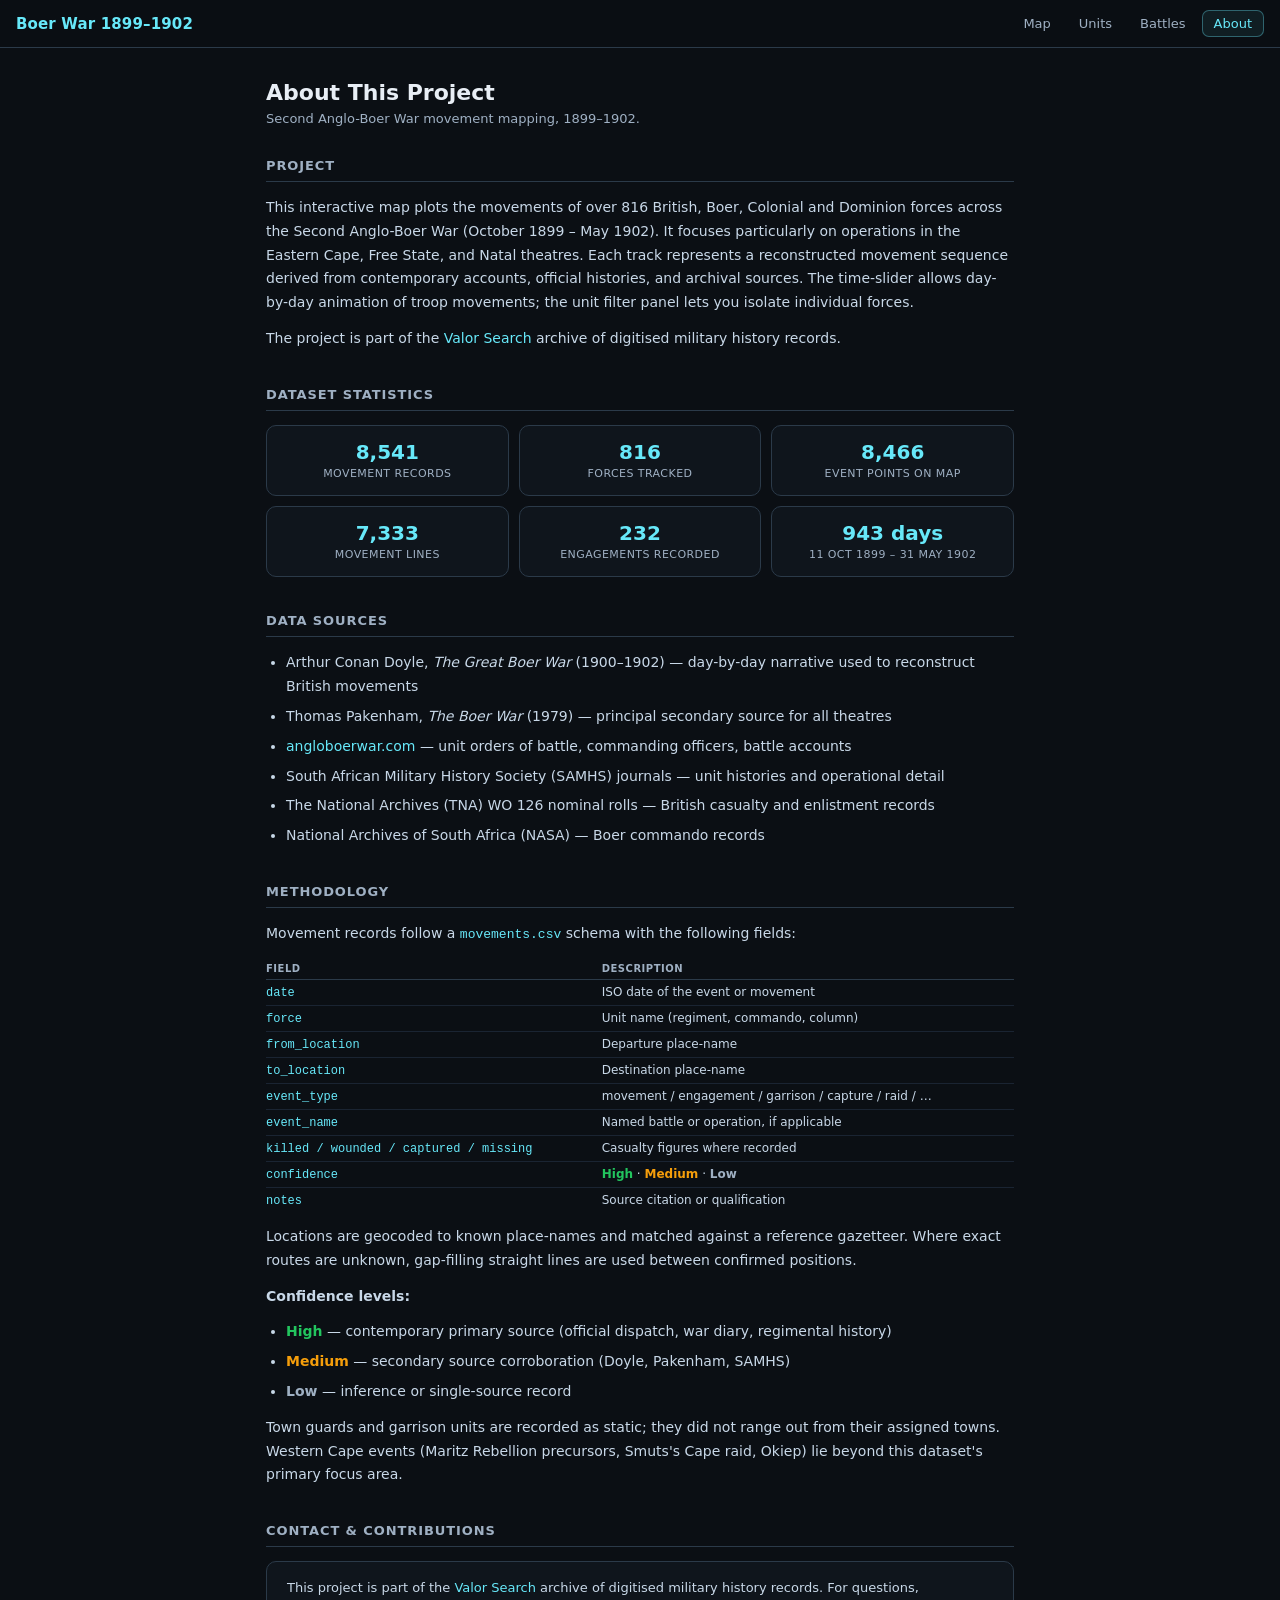
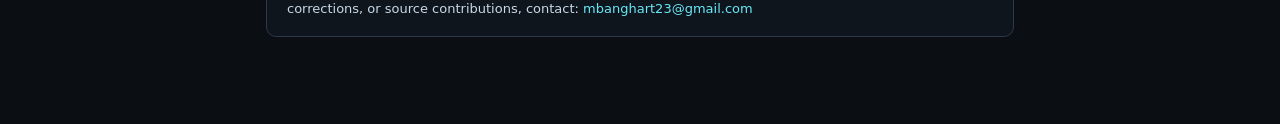
<file: docs/about.html>
<!DOCTYPE html>
<html lang="en">
<head>
<meta charset="utf-8" />
<meta name="viewport" content="width=device-width, initial-scale=1" />
<title>About — Boer War 1899–1902</title>
<link rel="stylesheet" href="_nav.css" />
<style>
*, *::before, *::after { box-sizing: border-box; }
html, body {
  margin: 0;
  background: #0b0f14;
  color: #e8eef5;
  font-family: system-ui,-apple-system,sans-serif;
  min-height: 100%;
}
body { padding-top: 48px; }

.page { max-width: 780px; margin: 0 auto; padding: 32px 16px 60px; }

h1 { font-size: 22px; margin: 0 0 6px; }
.subtitle { font-size: 13px; color: #9fb0c3; margin: 0 0 32px; }

/* Section */
.section {
  margin-bottom: 36px;
}
.section h2 {
  font-size: 13px;
  font-weight: 700;
  text-transform: uppercase;
  letter-spacing: .07em;
  color: #9fb0c3;
  margin: 0 0 14px;
  padding-bottom: 8px;
  border-bottom: 1px solid #2b3a49;
}
.section p, .section li {
  font-size: 14px;
  color: #c8d8e8;
  line-height: 1.7;
  margin: 0 0 12px;
}
.section ul {
  padding-left: 20px;
  margin: 0 0 12px;
}
.section li { margin-bottom: 6px; }
.section em { font-style: italic; }
.section a { color: #67e8f9; text-decoration: none; }
.section a:hover { text-decoration: underline; }

/* Stats grid */
.stats-grid {
  display: grid;
  grid-template-columns: repeat(3, 1fr);
  gap: 10px;
  margin-top: 4px;
}
@media (max-width: 560px) { .stats-grid { grid-template-columns: repeat(2, 1fr); } }

.stat-box {
  background: rgba(16,22,30,.93);
  border: 1px solid #2b3a49;
  border-radius: 10px;
  padding: 14px 16px;
  text-align: center;
}
.stat-box .val {
  font-size: 20px;
  font-weight: 700;
  color: #67e8f9;
  display: block;
}
.stat-box .lbl {
  font-size: 11px;
  color: #9fb0c3;
  text-transform: uppercase;
  letter-spacing: .04em;
  margin-top: 3px;
  display: block;
  line-height: 1.3;
}

/* Methodology schema */
.schema-table {
  width: 100%;
  border-collapse: collapse;
  font-size: 12px;
  margin: 12px 0;
}
.schema-table th {
  text-align: left;
  font-size: 10px;
  text-transform: uppercase;
  letter-spacing: .05em;
  color: #9fb0c3;
  font-weight: 600;
  padding: 5px 12px 5px 0;
  border-bottom: 1px solid #2b3a49;
}
.schema-table td {
  padding: 5px 12px 5px 0;
  border-bottom: 1px solid #1a2432;
  vertical-align: top;
  color: #c8d8e8;
}
.schema-table tr:last-child td { border-bottom: none; }
.field-name { color: #67e8f9; font-family: monospace; font-size: 12px; }
.conf-high   { color: #22c55e; font-weight: 600; }
.conf-medium { color: #f59e0b; font-weight: 600; }
.conf-low    { color: #9fb0c3; font-weight: 600; }

/* Contact box */
.contact-box {
  background: rgba(16,22,30,.93);
  border: 1px solid #2b3a49;
  border-radius: 10px;
  padding: 16px 20px;
  font-size: 13px;
  color: #c8d8e8;
  line-height: 1.6;
  margin-top: 8px;
}
.contact-box a { color: #67e8f9; }
</style>
</head>
<body>
<nav class="site-nav">
  <span class="nav-logo">Boer War 1899–1902</span>
  <div class="nav-links">
    <a href="index.html" class="nav-link">Map</a>
    <a href="units.html" class="nav-link">Units</a>
    <a href="battles.html" class="nav-link">Battles</a>
    <a href="about.html" class="nav-link active">About</a>
  </div>
</nav>

<div class="page">
  <h1>About This Project</h1>
  <p class="subtitle">Second Anglo-Boer War movement mapping, 1899–1902.</p>

  <!-- Project description -->
  <div class="section">
    <h2>Project</h2>
    <p>This interactive map plots the movements of over 816 British, Boer, Colonial and Dominion forces across the Second Anglo-Boer War (October 1899 – May 1902). It focuses particularly on operations in the Eastern Cape, Free State, and Natal theatres. Each track represents a reconstructed movement sequence derived from contemporary accounts, official histories, and archival sources. The time-slider allows day-by-day animation of troop movements; the unit filter panel lets you isolate individual forces.</p>
    <p>The project is part of the <a href="https://medalsearch.net" target="_blank">Valor Search</a> archive of digitised military history records.</p>
  </div>

  <!-- Statistics -->
  <div class="section">
    <h2>Dataset Statistics</h2>
    <div class="stats-grid">
      <div class="stat-box"><span class="val">8,541</span><span class="lbl">Movement records</span></div>
      <div class="stat-box"><span class="val">816</span><span class="lbl">Forces tracked</span></div>
      <div class="stat-box"><span class="val">8,466</span><span class="lbl">Event points on map</span></div>
      <div class="stat-box"><span class="val">7,333</span><span class="lbl">Movement lines</span></div>
      <div class="stat-box"><span class="val">232</span><span class="lbl">Engagements recorded</span></div>
      <div class="stat-box"><span class="val">943 days</span><span class="lbl">11 Oct 1899 – 31 May 1902</span></div>
    </div>
  </div>

  <!-- Data sources -->
  <div class="section">
    <h2>Data Sources</h2>
    <ul>
      <li>Arthur Conan Doyle, <em>The Great Boer War</em> (1900–1902) — day-by-day narrative used to reconstruct British movements</li>
      <li>Thomas Pakenham, <em>The Boer War</em> (1979) — principal secondary source for all theatres</li>
      <li><a href="https://angloboerwar.com" target="_blank">angloboerwar.com</a> — unit orders of battle, commanding officers, battle accounts</li>
      <li>South African Military History Society (SAMHS) journals — unit histories and operational detail</li>
      <li>The National Archives (TNA) WO 126 nominal rolls — British casualty and enlistment records</li>
      <li>National Archives of South Africa (NASA) — Boer commando records</li>
    </ul>
  </div>

  <!-- Methodology -->
  <div class="section">
    <h2>Methodology</h2>
    <p>Movement records follow a <code style="color:#67e8f9;font-size:13px">movements.csv</code> schema with the following fields:</p>
    <table class="schema-table">
      <thead><tr><th>Field</th><th>Description</th></tr></thead>
      <tbody>
        <tr><td><span class="field-name">date</span></td><td>ISO date of the event or movement</td></tr>
        <tr><td><span class="field-name">force</span></td><td>Unit name (regiment, commando, column)</td></tr>
        <tr><td><span class="field-name">from_location</span></td><td>Departure place-name</td></tr>
        <tr><td><span class="field-name">to_location</span></td><td>Destination place-name</td></tr>
        <tr><td><span class="field-name">event_type</span></td><td>movement / engagement / garrison / capture / raid / …</td></tr>
        <tr><td><span class="field-name">event_name</span></td><td>Named battle or operation, if applicable</td></tr>
        <tr><td><span class="field-name">killed / wounded / captured / missing</span></td><td>Casualty figures where recorded</td></tr>
        <tr><td><span class="field-name">confidence</span></td><td><span class="conf-high">High</span> · <span class="conf-medium">Medium</span> · <span class="conf-low">Low</span></td></tr>
        <tr><td><span class="field-name">notes</span></td><td>Source citation or qualification</td></tr>
      </tbody>
    </table>
    <p>Locations are geocoded to known place-names and matched against a reference gazetteer. Where exact routes are unknown, gap-filling straight lines are used between confirmed positions.</p>
    <p><strong>Confidence levels:</strong></p>
    <ul>
      <li><span class="conf-high">High</span> — contemporary primary source (official dispatch, war diary, regimental history)</li>
      <li><span class="conf-medium">Medium</span> — secondary source corroboration (Doyle, Pakenham, SAMHS)</li>
      <li><span class="conf-low">Low</span> — inference or single-source record</li>
    </ul>
    <p>Town guards and garrison units are recorded as static; they did not range out from their assigned towns. Western Cape events (Maritz Rebellion precursors, Smuts's Cape raid, Okiep) lie beyond this dataset's primary focus area.</p>
  </div>

  <!-- Contact -->
  <div class="section">
    <h2>Contact &amp; Contributions</h2>
    <div class="contact-box">
      This project is part of the <a href="https://medalsearch.net" target="_blank">Valor Search</a> archive of digitised military history records. For questions, corrections, or source contributions, contact: <a href="mailto:mbanghart23@gmail.com">mbanghart23@gmail.com</a>
    </div>
  </div>

</div>
</body>
</html>
</file>
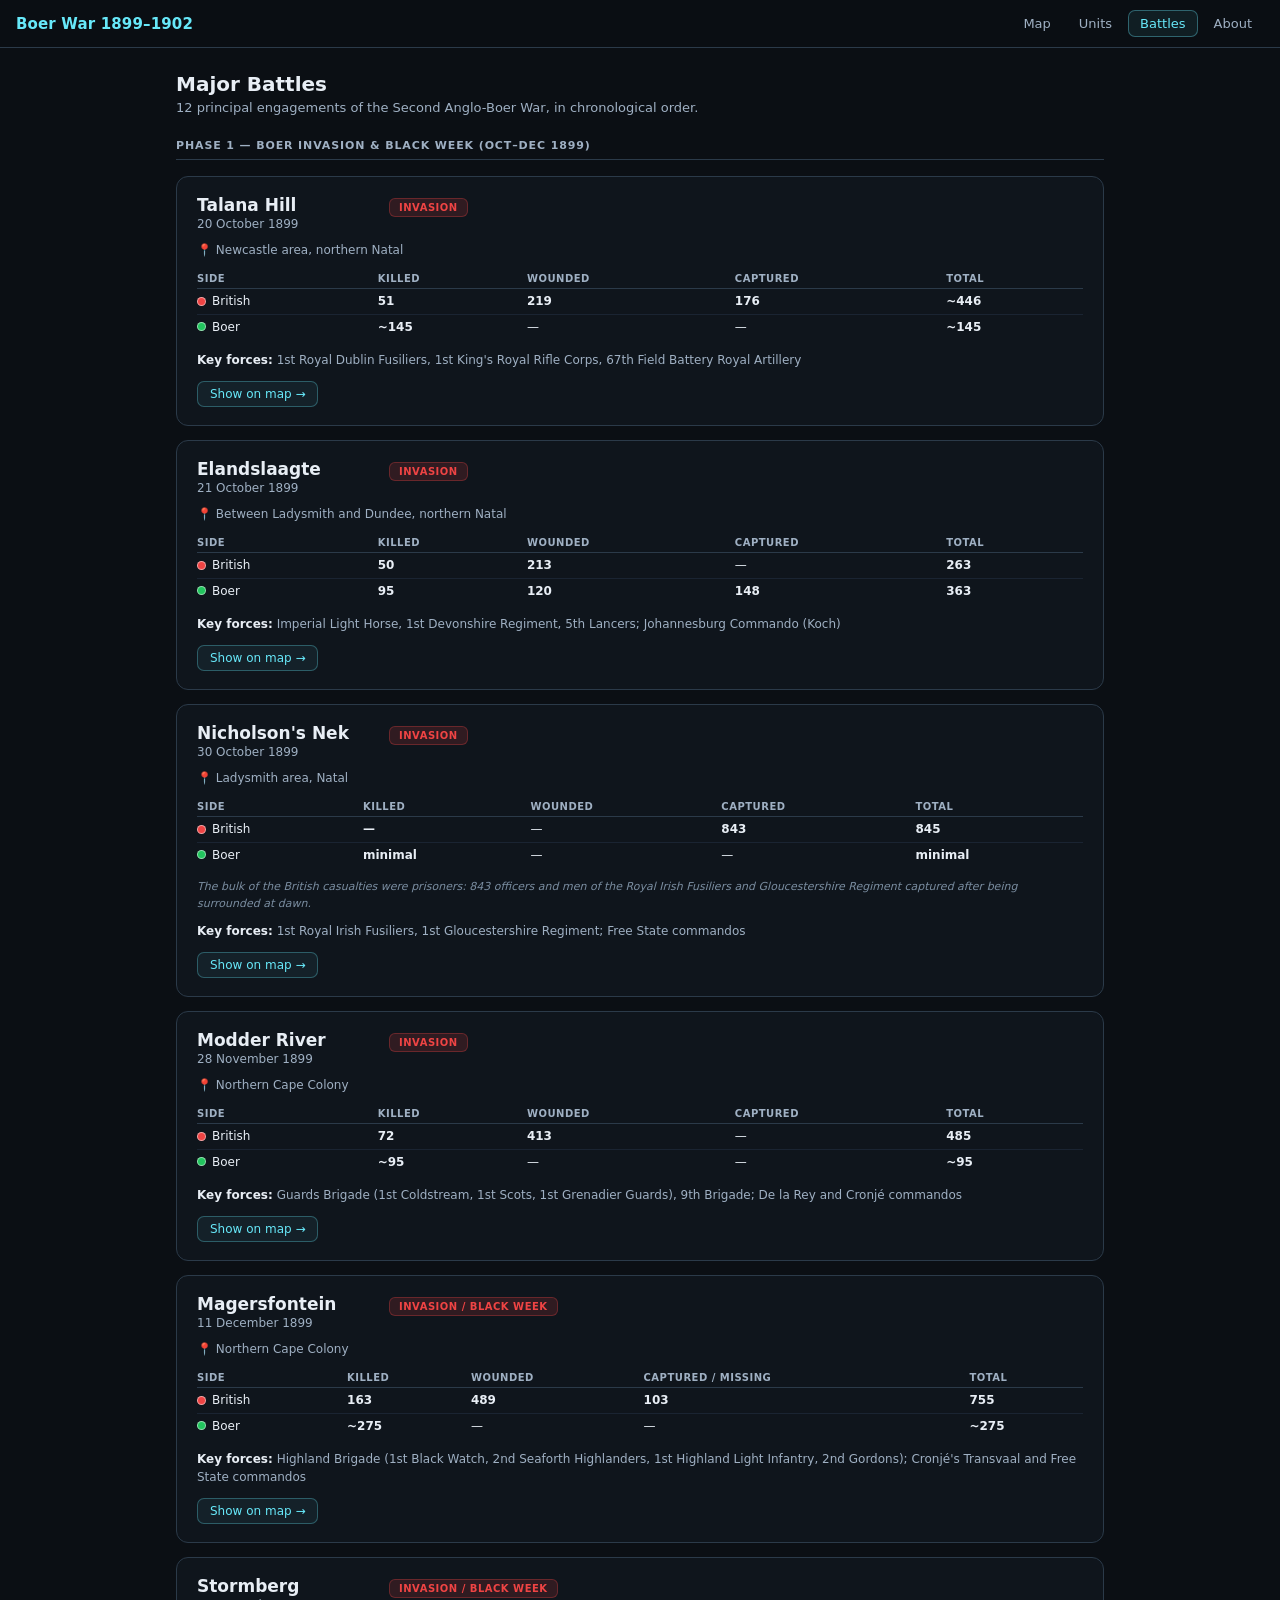
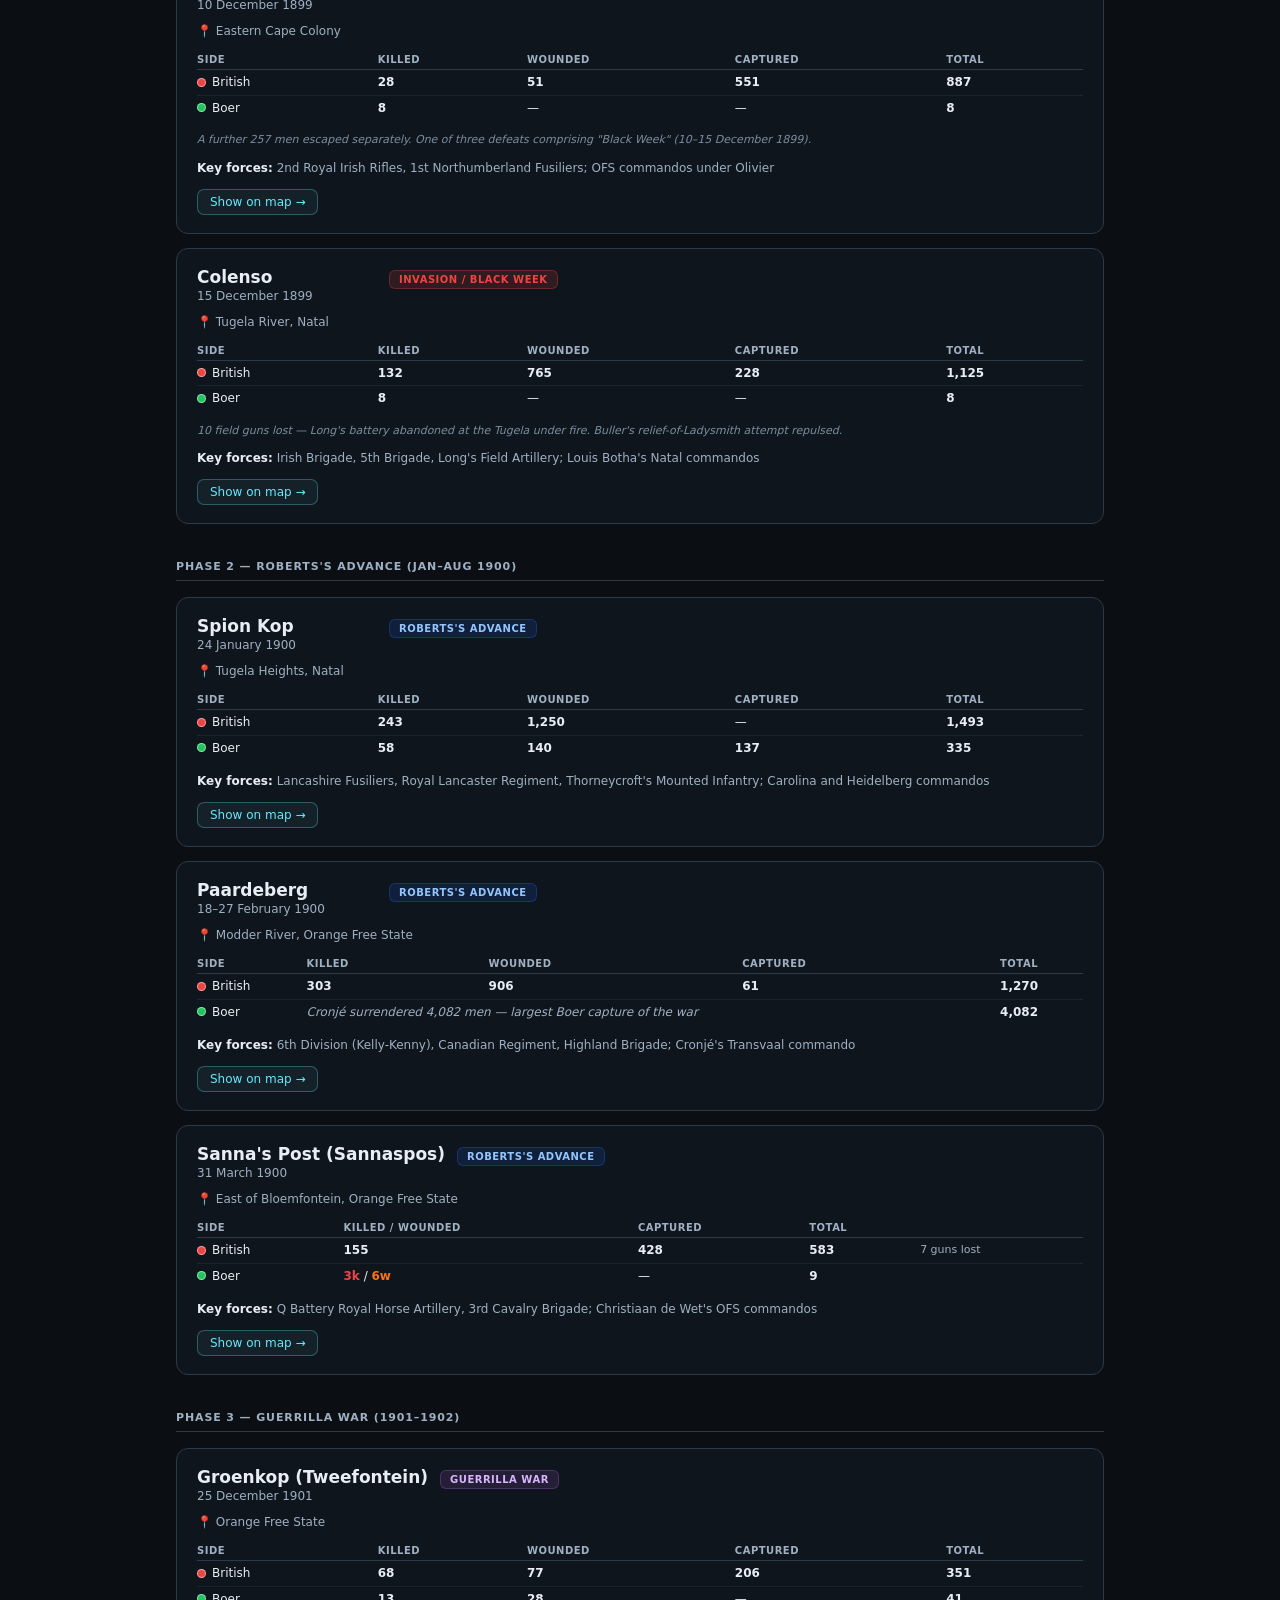
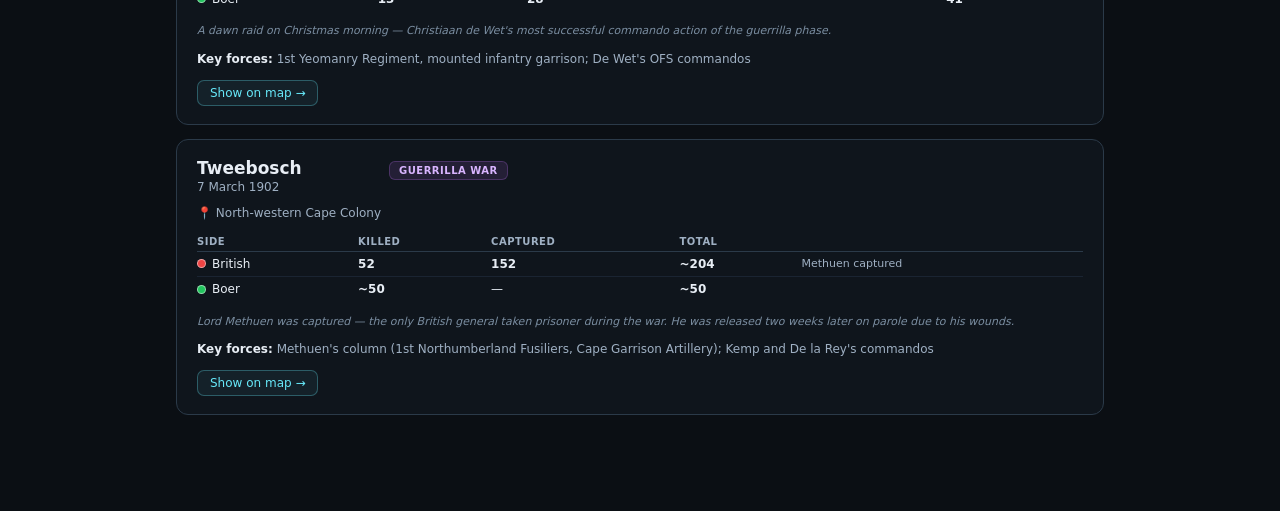
<file: docs/battles.html>
<!DOCTYPE html>
<html lang="en">
<head>
<meta charset="utf-8" />
<meta name="viewport" content="width=device-width, initial-scale=1" />
<title>Battles — Boer War 1899–1902</title>
<link rel="stylesheet" href="_nav.css" />
<style>
*, *::before, *::after { box-sizing: border-box; }
html, body {
  margin: 0;
  background: #0b0f14;
  color: #e8eef5;
  font-family: system-ui,-apple-system,sans-serif;
  min-height: 100%;
}
body { padding-top: 48px; }

.page { max-width: 960px; margin: 0 auto; padding: 24px 16px 60px; }

h1 { font-size: 20px; margin: 0 0 4px; }
.subtitle { font-size: 13px; color: #9fb0c3; margin: 0 0 24px; }

/* Phase dividers */
.phase-section { margin-bottom: 36px; }
.phase-heading {
  font-size: 11px;
  font-weight: 700;
  text-transform: uppercase;
  letter-spacing: .08em;
  color: #9fb0c3;
  border-bottom: 1px solid #2b3a49;
  padding-bottom: 7px;
  margin-bottom: 16px;
}

/* Battle cards */
.battle-card {
  background: rgba(16,22,30,.93);
  border: 1px solid #2b3a49;
  border-radius: 12px;
  padding: 18px 20px;
  margin-bottom: 14px;
  transition: border-color .15s;
}
.battle-card:hover { border-color: #3d5166; }

.card-top {
  display: flex;
  align-items: flex-start;
  gap: 12px;
  margin-bottom: 12px;
  flex-wrap: wrap;
}
.battle-name {
  font-size: 17px;
  font-weight: 700;
  color: #e8eef5;
  flex: 1;
  min-width: 180px;
}
.battle-date {
  font-size: 12px;
  color: #9fb0c3;
  margin-top: 2px;
}
.phase-badge {
  font-size: 10px;
  font-weight: 700;
  text-transform: uppercase;
  letter-spacing: .05em;
  padding: 3px 9px;
  border-radius: 6px;
  flex: 0 0 auto;
  align-self: flex-start;
  margin-top: 3px;
}
.phase-invasion   { background: rgba(239,68,68,.15);  color: #ef4444; border: 1px solid rgba(239,68,68,.3); }
.phase-roberts    { background: rgba(37,99,235,.15);   color: #93c5fd; border: 1px solid rgba(37,99,235,.3); }
.phase-guerrilla  { background: rgba(161,97,210,.15);  color: #d8b4fe; border: 1px solid rgba(161,97,210,.3); }

.battle-location {
  font-size: 12px;
  color: #9fb0c3;
  margin-bottom: 12px;
}
.battle-location::before { content: "📍 "; }

/* Casualties table */
.cas-table {
  width: 100%;
  border-collapse: collapse;
  font-size: 12px;
  margin-bottom: 12px;
}
.cas-table th {
  text-align: left;
  font-size: 10px;
  text-transform: uppercase;
  letter-spacing: .05em;
  color: #9fb0c3;
  font-weight: 600;
  padding: 4px 10px 4px 0;
  border-bottom: 1px solid #2b3a49;
}
.cas-table td {
  padding: 5px 10px 5px 0;
  border-bottom: 1px solid #1a2432;
  color: #e8eef5;
  vertical-align: top;
}
.cas-table tr:last-child td { border-bottom: none; }
.side-indicator {
  display: inline-flex;
  align-items: center;
  gap: 6px;
}
.dot-br { width: 9px; height: 9px; border-radius: 50%; background: #ef4444; border: 1.5px solid rgba(255,255,255,.5); flex: 0 0 auto; }
.dot-bo { width: 9px; height: 9px; border-radius: 50%; background: #22c55e; border: 1.5px solid rgba(255,255,255,.5); flex: 0 0 auto; }
.num-killed   { color: #ef4444; font-weight: 600; }
.num-wounded  { color: #f97316; font-weight: 600; }
.num-captured { color: #9fb0c3; font-weight: 600; }
.num-total    { color: #e8eef5; font-weight: 700; }

/* Units row */
.battle-units {
  font-size: 12px;
  color: #9fb0c3;
  margin-bottom: 12px;
  line-height: 1.5;
}
.battle-units strong { color: #e8eef5; }

/* Notes */
.battle-note {
  font-size: 11px;
  color: #7a8da0;
  font-style: italic;
  margin-bottom: 10px;
  line-height: 1.5;
}

/* Map link */
.map-link {
  display: inline-block;
  font-size: 12px;
  color: #67e8f9;
  text-decoration: none;
  padding: 5px 12px;
  border: 1px solid rgba(103,232,249,.3);
  border-radius: 7px;
  background: rgba(103,232,249,.06);
  transition: all .15s;
}
.map-link:hover {
  background: rgba(103,232,249,.14);
  border-color: rgba(103,232,249,.6);
}
</style>
</head>
<body>
<nav class="site-nav">
  <span class="nav-logo">Boer War 1899–1902</span>
  <div class="nav-links">
    <a href="index.html" class="nav-link">Map</a>
    <a href="units.html" class="nav-link">Units</a>
    <a href="battles.html" class="nav-link active">Battles</a>
    <a href="about.html" class="nav-link">About</a>
  </div>
</nav>

<div class="page">
  <h1>Major Battles</h1>
  <p class="subtitle">12 principal engagements of the Second Anglo-Boer War, in chronological order.</p>

  <!-- PHASE 1: Invasion -->
  <div class="phase-section">
    <div class="phase-heading">Phase 1 — Boer Invasion &amp; Black Week (Oct–Dec 1899)</div>

    <!-- 1. Talana Hill -->
    <div class="battle-card">
      <div class="card-top">
        <div>
          <div class="battle-name">Talana Hill</div>
          <div class="battle-date">20 October 1899</div>
        </div>
        <span class="phase-badge phase-invasion">Invasion</span>
      </div>
      <div class="battle-location">Newcastle area, northern Natal</div>
      <table class="cas-table">
        <thead><tr><th>Side</th><th>Killed</th><th>Wounded</th><th>Captured</th><th>Total</th></tr></thead>
        <tbody>
          <tr>
            <td><span class="side-indicator"><span class="dot-br"></span> British</span></td>
            <td class="num-killed">51</td><td class="num-wounded">219</td><td class="num-captured">176</td><td class="num-total">~446</td>
          </tr>
          <tr>
            <td><span class="side-indicator"><span class="dot-bo"></span> Boer</span></td>
            <td class="num-killed">~145</td><td>—</td><td>—</td><td class="num-total">~145</td>
          </tr>
        </tbody>
      </table>
      <div class="battle-units"><strong>Key forces:</strong> 1st Royal Dublin Fusiliers, 1st King's Royal Rifle Corps, 67th Field Battery Royal Artillery</div>
      <a class="map-link" href="index.html?date=1899-10-20">Show on map →</a>
    </div>

    <!-- 2. Elandslaagte -->
    <div class="battle-card">
      <div class="card-top">
        <div>
          <div class="battle-name">Elandslaagte</div>
          <div class="battle-date">21 October 1899</div>
        </div>
        <span class="phase-badge phase-invasion">Invasion</span>
      </div>
      <div class="battle-location">Between Ladysmith and Dundee, northern Natal</div>
      <table class="cas-table">
        <thead><tr><th>Side</th><th>Killed</th><th>Wounded</th><th>Captured</th><th>Total</th></tr></thead>
        <tbody>
          <tr>
            <td><span class="side-indicator"><span class="dot-br"></span> British</span></td>
            <td class="num-killed">50</td><td class="num-wounded">213</td><td>—</td><td class="num-total">263</td>
          </tr>
          <tr>
            <td><span class="side-indicator"><span class="dot-bo"></span> Boer</span></td>
            <td class="num-killed">95</td><td class="num-wounded">120</td><td class="num-captured">148</td><td class="num-total">363</td>
          </tr>
        </tbody>
      </table>
      <div class="battle-units"><strong>Key forces:</strong> Imperial Light Horse, 1st Devonshire Regiment, 5th Lancers; Johannesburg Commando (Koch)</div>
      <a class="map-link" href="index.html?date=1899-10-21">Show on map →</a>
    </div>

    <!-- 3. Nicholson's Nek -->
    <div class="battle-card">
      <div class="card-top">
        <div>
          <div class="battle-name">Nicholson's Nek</div>
          <div class="battle-date">30 October 1899</div>
        </div>
        <span class="phase-badge phase-invasion">Invasion</span>
      </div>
      <div class="battle-location">Ladysmith area, Natal</div>
      <table class="cas-table">
        <thead><tr><th>Side</th><th>Killed</th><th>Wounded</th><th>Captured</th><th>Total</th></tr></thead>
        <tbody>
          <tr>
            <td><span class="side-indicator"><span class="dot-br"></span> British</span></td>
            <td class="num-killed">—</td><td>—</td><td class="num-captured">843</td><td class="num-total">845</td>
          </tr>
          <tr>
            <td><span class="side-indicator"><span class="dot-bo"></span> Boer</span></td>
            <td class="num-killed">minimal</td><td>—</td><td>—</td><td class="num-total">minimal</td>
          </tr>
        </tbody>
      </table>
      <div class="battle-note">The bulk of the British casualties were prisoners: 843 officers and men of the Royal Irish Fusiliers and Gloucestershire Regiment captured after being surrounded at dawn.</div>
      <div class="battle-units"><strong>Key forces:</strong> 1st Royal Irish Fusiliers, 1st Gloucestershire Regiment; Free State commandos</div>
      <a class="map-link" href="index.html?date=1899-10-30">Show on map →</a>
    </div>

    <!-- 4. Modder River -->
    <div class="battle-card">
      <div class="card-top">
        <div>
          <div class="battle-name">Modder River</div>
          <div class="battle-date">28 November 1899</div>
        </div>
        <span class="phase-badge phase-invasion">Invasion</span>
      </div>
      <div class="battle-location">Northern Cape Colony</div>
      <table class="cas-table">
        <thead><tr><th>Side</th><th>Killed</th><th>Wounded</th><th>Captured</th><th>Total</th></tr></thead>
        <tbody>
          <tr>
            <td><span class="side-indicator"><span class="dot-br"></span> British</span></td>
            <td class="num-killed">72</td><td class="num-wounded">413</td><td>—</td><td class="num-total">485</td>
          </tr>
          <tr>
            <td><span class="side-indicator"><span class="dot-bo"></span> Boer</span></td>
            <td class="num-killed">~95</td><td>—</td><td>—</td><td class="num-total">~95</td>
          </tr>
        </tbody>
      </table>
      <div class="battle-units"><strong>Key forces:</strong> Guards Brigade (1st Coldstream, 1st Scots, 1st Grenadier Guards), 9th Brigade; De la Rey and Cronjé commandos</div>
      <a class="map-link" href="index.html?date=1899-11-28">Show on map →</a>
    </div>

    <!-- 5. Magersfontein -->
    <div class="battle-card">
      <div class="card-top">
        <div>
          <div class="battle-name">Magersfontein</div>
          <div class="battle-date">11 December 1899</div>
        </div>
        <span class="phase-badge phase-invasion">Invasion / Black Week</span>
      </div>
      <div class="battle-location">Northern Cape Colony</div>
      <table class="cas-table">
        <thead><tr><th>Side</th><th>Killed</th><th>Wounded</th><th>Captured / Missing</th><th>Total</th></tr></thead>
        <tbody>
          <tr>
            <td><span class="side-indicator"><span class="dot-br"></span> British</span></td>
            <td class="num-killed">163</td><td class="num-wounded">489</td><td class="num-captured">103</td><td class="num-total">755</td>
          </tr>
          <tr>
            <td><span class="side-indicator"><span class="dot-bo"></span> Boer</span></td>
            <td class="num-killed">~275</td><td>—</td><td>—</td><td class="num-total">~275</td>
          </tr>
        </tbody>
      </table>
      <div class="battle-units"><strong>Key forces:</strong> Highland Brigade (1st Black Watch, 2nd Seaforth Highlanders, 1st Highland Light Infantry, 2nd Gordons); Cronjé's Transvaal and Free State commandos</div>
      <a class="map-link" href="index.html?date=1899-12-11">Show on map →</a>
    </div>

    <!-- 6. Stormberg -->
    <div class="battle-card">
      <div class="card-top">
        <div>
          <div class="battle-name">Stormberg</div>
          <div class="battle-date">10 December 1899</div>
        </div>
        <span class="phase-badge phase-invasion">Invasion / Black Week</span>
      </div>
      <div class="battle-location">Eastern Cape Colony</div>
      <table class="cas-table">
        <thead><tr><th>Side</th><th>Killed</th><th>Wounded</th><th>Captured</th><th>Total</th></tr></thead>
        <tbody>
          <tr>
            <td><span class="side-indicator"><span class="dot-br"></span> British</span></td>
            <td class="num-killed">28</td><td class="num-wounded">51</td><td class="num-captured">551</td><td class="num-total">887</td>
          </tr>
          <tr>
            <td><span class="side-indicator"><span class="dot-bo"></span> Boer</span></td>
            <td class="num-killed">8</td><td>—</td><td>—</td><td class="num-total">8</td>
          </tr>
        </tbody>
      </table>
      <div class="battle-note">A further 257 men escaped separately. One of three defeats comprising "Black Week" (10–15 December 1899).</div>
      <div class="battle-units"><strong>Key forces:</strong> 2nd Royal Irish Rifles, 1st Northumberland Fusiliers; OFS commandos under Olivier</div>
      <a class="map-link" href="index.html?date=1899-12-10">Show on map →</a>
    </div>

    <!-- 7. Colenso -->
    <div class="battle-card">
      <div class="card-top">
        <div>
          <div class="battle-name">Colenso</div>
          <div class="battle-date">15 December 1899</div>
        </div>
        <span class="phase-badge phase-invasion">Invasion / Black Week</span>
      </div>
      <div class="battle-location">Tugela River, Natal</div>
      <table class="cas-table">
        <thead><tr><th>Side</th><th>Killed</th><th>Wounded</th><th>Captured</th><th>Total</th></tr></thead>
        <tbody>
          <tr>
            <td><span class="side-indicator"><span class="dot-br"></span> British</span></td>
            <td class="num-killed">132</td><td class="num-wounded">765</td><td class="num-captured">228</td><td class="num-total">1,125</td>
          </tr>
          <tr>
            <td><span class="side-indicator"><span class="dot-bo"></span> Boer</span></td>
            <td class="num-killed">8</td><td>—</td><td>—</td><td class="num-total">8</td>
          </tr>
        </tbody>
      </table>
      <div class="battle-note">10 field guns lost — Long's battery abandoned at the Tugela under fire. Buller's relief-of-Ladysmith attempt repulsed.</div>
      <div class="battle-units"><strong>Key forces:</strong> Irish Brigade, 5th Brigade, Long's Field Artillery; Louis Botha's Natal commandos</div>
      <a class="map-link" href="index.html?date=1899-12-15">Show on map →</a>
    </div>
  </div><!-- /phase 1 -->

  <!-- PHASE 2: Roberts's Advance -->
  <div class="phase-section">
    <div class="phase-heading">Phase 2 — Roberts's Advance (Jan–Aug 1900)</div>

    <!-- 8. Spion Kop -->
    <div class="battle-card">
      <div class="card-top">
        <div>
          <div class="battle-name">Spion Kop</div>
          <div class="battle-date">24 January 1900</div>
        </div>
        <span class="phase-badge phase-roberts">Roberts's Advance</span>
      </div>
      <div class="battle-location">Tugela Heights, Natal</div>
      <table class="cas-table">
        <thead><tr><th>Side</th><th>Killed</th><th>Wounded</th><th>Captured</th><th>Total</th></tr></thead>
        <tbody>
          <tr>
            <td><span class="side-indicator"><span class="dot-br"></span> British</span></td>
            <td class="num-killed">243</td><td class="num-wounded">1,250</td><td>—</td><td class="num-total">1,493</td>
          </tr>
          <tr>
            <td><span class="side-indicator"><span class="dot-bo"></span> Boer</span></td>
            <td class="num-killed">58</td><td class="num-wounded">140</td><td class="num-captured">137</td><td class="num-total">335</td>
          </tr>
        </tbody>
      </table>
      <div class="battle-units"><strong>Key forces:</strong> Lancashire Fusiliers, Royal Lancaster Regiment, Thorneycroft's Mounted Infantry; Carolina and Heidelberg commandos</div>
      <a class="map-link" href="index.html?date=1900-01-24">Show on map →</a>
    </div>

    <!-- 9. Paardeberg -->
    <div class="battle-card">
      <div class="card-top">
        <div>
          <div class="battle-name">Paardeberg</div>
          <div class="battle-date">18–27 February 1900</div>
        </div>
        <span class="phase-badge phase-roberts">Roberts's Advance</span>
      </div>
      <div class="battle-location">Modder River, Orange Free State</div>
      <table class="cas-table">
        <thead><tr><th>Side</th><th>Killed</th><th>Wounded</th><th>Captured</th><th>Total</th></tr></thead>
        <tbody>
          <tr>
            <td><span class="side-indicator"><span class="dot-br"></span> British</span></td>
            <td class="num-killed">303</td><td class="num-wounded">906</td><td class="num-captured">61</td><td class="num-total">1,270</td>
          </tr>
          <tr>
            <td><span class="side-indicator"><span class="dot-bo"></span> Boer</span></td>
            <td colspan="3" style="color:#9fb0c3;font-style:italic">Cronjé surrendered 4,082 men — largest Boer capture of the war</td><td class="num-total">4,082</td>
          </tr>
        </tbody>
      </table>
      <div class="battle-units"><strong>Key forces:</strong> 6th Division (Kelly-Kenny), Canadian Regiment, Highland Brigade; Cronjé's Transvaal commando</div>
      <a class="map-link" href="index.html?date=1900-02-18">Show on map →</a>
    </div>

    <!-- 10. Sanna's Post -->
    <div class="battle-card">
      <div class="card-top">
        <div>
          <div class="battle-name">Sanna's Post (Sannaspos)</div>
          <div class="battle-date">31 March 1900</div>
        </div>
        <span class="phase-badge phase-roberts">Roberts's Advance</span>
      </div>
      <div class="battle-location">East of Bloemfontein, Orange Free State</div>
      <table class="cas-table">
        <thead><tr><th>Side</th><th>Killed / Wounded</th><th>Captured</th><th>Total</th><th></th></tr></thead>
        <tbody>
          <tr>
            <td><span class="side-indicator"><span class="dot-br"></span> British</span></td>
            <td class="num-wounded">155</td><td class="num-captured">428</td><td class="num-total">583</td><td style="color:#9fb0c3;font-size:11px">7 guns lost</td>
          </tr>
          <tr>
            <td><span class="side-indicator"><span class="dot-bo"></span> Boer</span></td>
            <td><span class="num-killed">3k</span> / <span class="num-wounded">6w</span></td><td>—</td><td class="num-total">9</td><td></td>
          </tr>
        </tbody>
      </table>
      <div class="battle-units"><strong>Key forces:</strong> Q Battery Royal Horse Artillery, 3rd Cavalry Brigade; Christiaan de Wet's OFS commandos</div>
      <a class="map-link" href="index.html?date=1900-03-31">Show on map →</a>
    </div>
  </div><!-- /phase 2 -->

  <!-- PHASE 3: Guerrilla War -->
  <div class="phase-section">
    <div class="phase-heading">Phase 3 — Guerrilla War (1901–1902)</div>

    <!-- 11. Groenkop -->
    <div class="battle-card">
      <div class="card-top">
        <div>
          <div class="battle-name">Groenkop (Tweefontein)</div>
          <div class="battle-date">25 December 1901</div>
        </div>
        <span class="phase-badge phase-guerrilla">Guerrilla War</span>
      </div>
      <div class="battle-location">Orange Free State</div>
      <table class="cas-table">
        <thead><tr><th>Side</th><th>Killed</th><th>Wounded</th><th>Captured</th><th>Total</th></tr></thead>
        <tbody>
          <tr>
            <td><span class="side-indicator"><span class="dot-br"></span> British</span></td>
            <td class="num-killed">68</td><td class="num-wounded">77</td><td class="num-captured">206</td><td class="num-total">351</td>
          </tr>
          <tr>
            <td><span class="side-indicator"><span class="dot-bo"></span> Boer</span></td>
            <td class="num-killed">13</td><td class="num-wounded">28</td><td>—</td><td class="num-total">41</td>
          </tr>
        </tbody>
      </table>
      <div class="battle-note">A dawn raid on Christmas morning — Christiaan de Wet's most successful commando action of the guerrilla phase.</div>
      <div class="battle-units"><strong>Key forces:</strong> 1st Yeomanry Regiment, mounted infantry garrison; De Wet's OFS commandos</div>
      <a class="map-link" href="index.html?date=1901-12-25">Show on map →</a>
    </div>

    <!-- 12. Tweebosch -->
    <div class="battle-card">
      <div class="card-top">
        <div>
          <div class="battle-name">Tweebosch</div>
          <div class="battle-date">7 March 1902</div>
        </div>
        <span class="phase-badge phase-guerrilla">Guerrilla War</span>
      </div>
      <div class="battle-location">North-western Cape Colony</div>
      <table class="cas-table">
        <thead><tr><th>Side</th><th>Killed</th><th>Captured</th><th>Total</th><th></th></tr></thead>
        <tbody>
          <tr>
            <td><span class="side-indicator"><span class="dot-br"></span> British</span></td>
            <td class="num-killed">52</td><td class="num-captured">152</td><td class="num-total">~204</td><td style="color:#9fb0c3;font-size:11px">Methuen captured</td>
          </tr>
          <tr>
            <td><span class="side-indicator"><span class="dot-bo"></span> Boer</span></td>
            <td class="num-killed">~50</td><td>—</td><td class="num-total">~50</td><td></td>
          </tr>
        </tbody>
      </table>
      <div class="battle-note">Lord Methuen was captured — the only British general taken prisoner during the war. He was released two weeks later on parole due to his wounds.</div>
      <div class="battle-units"><strong>Key forces:</strong> Methuen's column (1st Northumberland Fusiliers, Cape Garrison Artillery); Kemp and De la Rey's commandos</div>
      <a class="map-link" href="index.html?date=1902-03-07">Show on map →</a>
    </div>

  </div><!-- /phase 3 -->
</div>
</body>
</html>
</file>
<file: docs/_nav.css>
/* Shared navigation bar — Boer War 1899–1902 map project */
.site-nav {
  position: fixed;
  top: 0;
  left: 0;
  right: 0;
  height: 48px;
  z-index: 100;
  background: rgba(11,15,20,0.97);
  border-bottom: 1px solid #2b3a49;
  display: flex;
  align-items: center;
  justify-content: space-between;
  padding: 0 16px;
  box-sizing: border-box;
  backdrop-filter: blur(6px);
  font-family: system-ui,-apple-system,sans-serif;
}

.nav-logo {
  font-size: 15px;
  font-weight: 700;
  color: #67e8f9;
  white-space: nowrap;
  letter-spacing: 0.01em;
  text-decoration: none;
}

.nav-links {
  display: flex;
  align-items: center;
  gap: 4px;
  overflow-x: auto;
  -webkit-overflow-scrolling: touch;
  scrollbar-width: none;
}
.nav-links::-webkit-scrollbar { display: none; }

.nav-link {
  color: #9fb0c3;
  text-decoration: none;
  font-size: 13px;
  padding: 5px 11px;
  border-radius: 7px;
  border: 1px solid transparent;
  transition: color .15s, background .15s, border-color .15s;
  white-space: nowrap;
}
.nav-link:hover {
  color: #e8eef5;
  background: rgba(255,255,255,0.06);
  border-color: #2b3a49;
}
.nav-link.active {
  color: #67e8f9;
  border-color: rgba(103,232,249,0.35);
  background: rgba(103,232,249,0.07);
}

@media (max-width: 480px) {
  .site-nav { padding: 0 10px; }
  .nav-logo { font-size: 13px; }
  .nav-link { font-size: 12px; padding: 4px 8px; }
}
</file>
